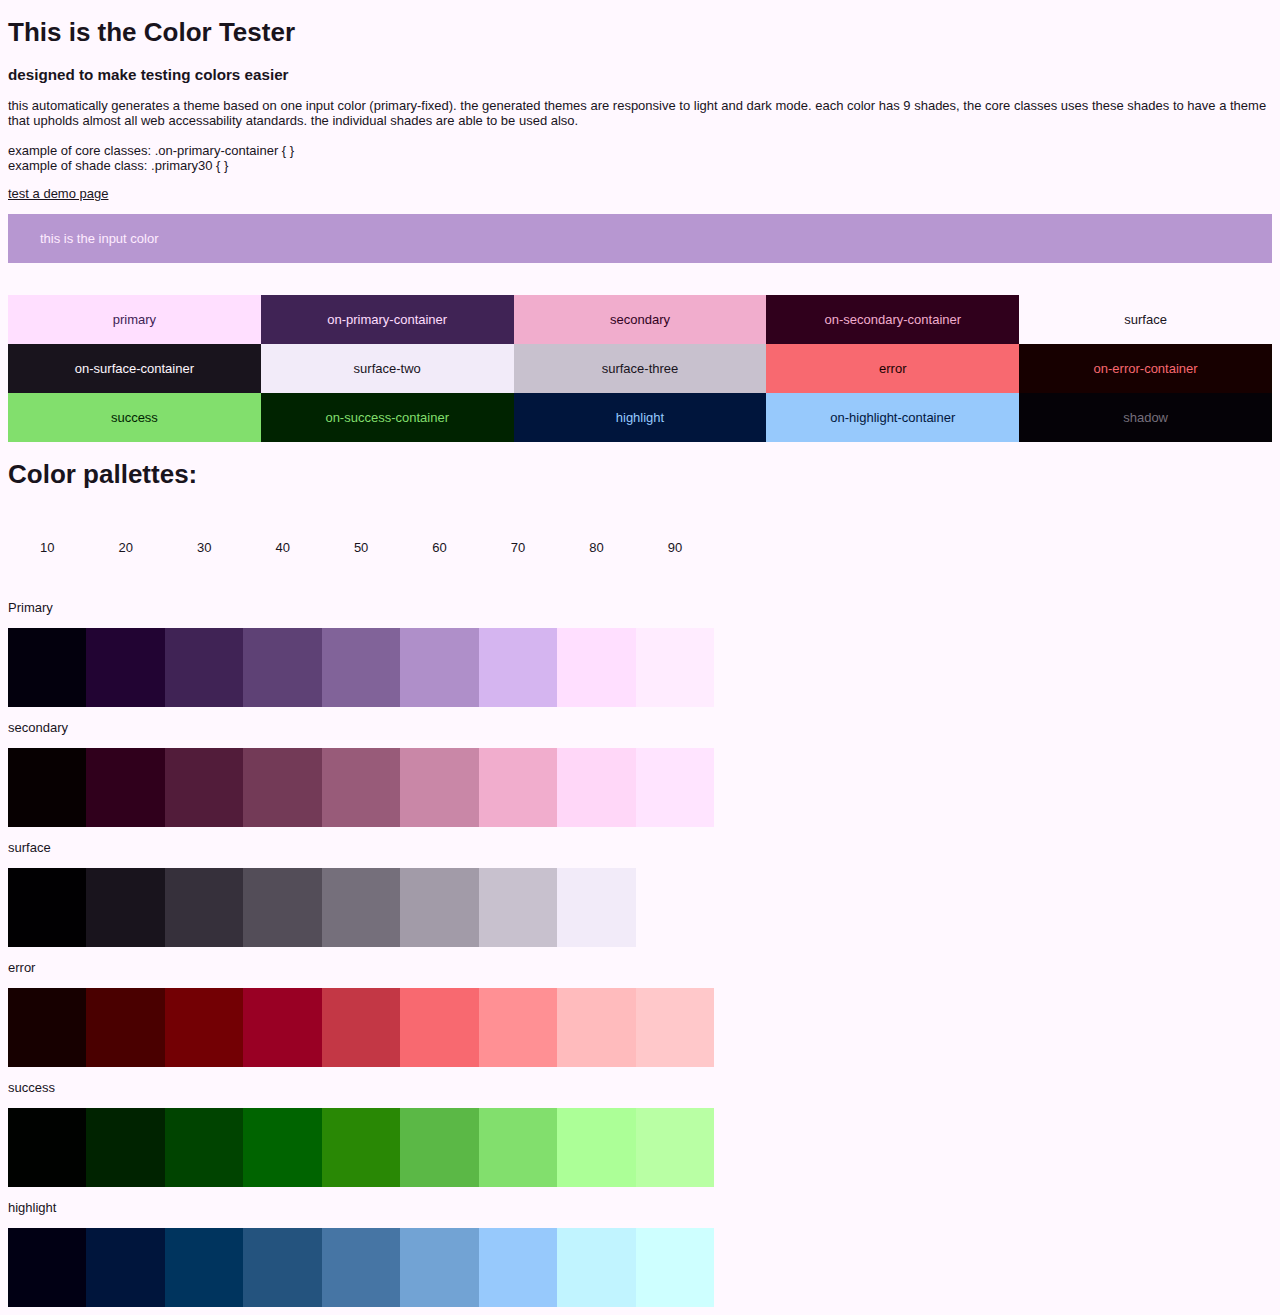
<file: index.html>
<!DOCTYPE html>
<html lang="en">
<head>
    <meta charset="UTF-8">
    <meta name="viewport" content="width=device-width, initial-scale=1.0">
    <title>Color tester</title>
    <link rel="stylesheet" href="theme.css">
</head>
<body class="surface" style="font-family: sans-serif; font-size: small;">
    <h1 class="on-surface">This is the Color Tester</h1>
    <h3 class="on-surface">designed to make testing colors easier</h3>
    <p class="on-surface">this automatically generates a theme based on one input color (primary-fixed). the generated themes are responsive to light and dark mode. each color has 9 shades, the core classes uses these shades to have a theme that upholds almost all web accessability atandards. the individual shades are able to be used also. <br><br> example of core classes: .on-primary-container { } <br> example of shade class: .primary30 { } </p>
    <a href="demo.html" class="on-surface">
        <p>test a demo page</p>
    </a>

    <div class="samplecard primary-fixed" style="margin-bottom: 2rem"><p class="primary90">this is the input color</p></div>

    <div class="colorsample grid">
        <div class="textsamples" style="display: grid; text-align: center; grid-template-columns: repeat(5,1fr);"> 
            <div class=" samplecard primary">   <p class="on-primary">primary</p></div>
            <div class=" samplecard on-primary-container">   <p class="primary">on-primary-container</p></div>

            <div class=" samplecard secondary"> <p class="on-secondary">secondary</p></div>
            <div class=" samplecard on-secondary-container">   <p class="secondary">on-secondary-container</p></div>

            <div class=" samplecard surface">   <p class="on-surface">surface</p></div>
            <div class=" samplecard on-surface-container">   <p class="surface">on-surface-container</p></div>
            <div class=" samplecard surface-two"> <p class="on-surface">surface-two</p></div>
            <div class=" samplecard surface-three"> <p class="on-surface">surface-three</p></div>

            <div class=" samplecard error">     <p class="on-error">error</p></div>
            <div class=" samplecard on-error-container">   <p class="error">on-error-container</p></div>

            <div class=" samplecard success">   <p class="on-success">success</p></div>
            <div class=" samplecard on-success-container">   <p class="success">on-success-container</p></div>


            <div class=" samplecard highlight"> <p class="on-highlight">highlight</p></div>
            <div class=" samplecard on-highlight-container"> <p class="highlight">on-highlight-container</p></div>

            <div class=" samplecard shadow">    <p class="surface50">shadow</p></div>
        </div>

        <h1 class="on-surface">Color pallettes:</h1>
        <div>

            <div style=" display: flex;">
                <div class="samplecard2 on-surface">10</div>
                <div class="samplecard2 on-surface">20</div>
                <div class="samplecard2 on-surface">30</div>
                <div class="samplecard2 on-surface">40</div>
                <div class="samplecard2 on-surface">50</div>
                <div class="samplecard2 on-surface">60</div>
                <div class="samplecard2 on-surface">70</div>
                <div class="samplecard2 on-surface">80</div>
                <div class="samplecard2 on-surface">90</div>
            </div>
            <p class="on-surface">Primary</p>
            <div style=" display: flex;">
                <div class="samplecard2 primary10">10</div>
                <div class="samplecard2 primary20">20</div>
                <div class="samplecard2 primary30">30</div>
                <div class="samplecard2 primary40">40</div>
                <div class="samplecard2 primary50">50</div>
                <div class="samplecard2 primary60">60</div>
                <div class="samplecard2 primary70">70</div>
                <div class="samplecard2 primary80">80</div>
                <div class="samplecard2 primary90">90</div>
            </div>
            <p class="on-surface">secondary</p>
            <div style=" display: flex;">
                <div class="samplecard2 secondary10">10</div>
                <div class="samplecard2 secondary20">20</div>
                <div class="samplecard2 secondary30">30</div>
                <div class="samplecard2 secondary40">40</div>
                <div class="samplecard2 secondary50">50</div>
                <div class="samplecard2 secondary60">60</div>
                <div class="samplecard2 secondary70">70</div>
                <div class="samplecard2 secondary80">80</div>
                <div class="samplecard2 secondary90">90</div>
            </div>
            <p class="on-surface">surface</p>
            <div style=" display: flex;">
                <div class="samplecard2 surface10">10</div>
                <div class="samplecard2 surface20">20</div>
                <div class="samplecard2 surface30">30</div>
                <div class="samplecard2 surface40">40</div>
                <div class="samplecard2 surface50">50</div>
                <div class="samplecard2 surface60">60</div>
                <div class="samplecard2 surface70">70</div>
                <div class="samplecard2 surface80">80</div>
                <div class="samplecard2 surface90">90</div>
            </div>
            <p class="on-surface">error</p>
            <div style=" display: flex;">
                <div class="samplecard2 error10">10</div>
                <div class="samplecard2 error20">20</div>
                <div class="samplecard2 error30">30</div>
                <div class="samplecard2 error40">40</div>
                <div class="samplecard2 error50">50</div>
                <div class="samplecard2 error60">60</div>
                <div class="samplecard2 error70">70</div>
                <div class="samplecard2 error80">80</div>
                <div class="samplecard2 error90">90</div>
            </div>
            <p class="on-surface">success</p>
            <div style=" display: flex;">
                <div class="samplecard2 success10">10</div>
                <div class="samplecard2 success20">20</div>
                <div class="samplecard2 success30">30</div>
                <div class="samplecard2 success40">40</div>
                <div class="samplecard2 success50">50</div>
                <div class="samplecard2 success60">60</div>
                <div class="samplecard2 success70">70</div>
                <div class="samplecard2 success80">80</div>
                <div class="samplecard2 success90">90</div>
            </div>
            <p class="on-surface">highlight</p>
            <div style=" display: flex;">
                <div class="samplecard2 highlight10">10</div>
                <div class="samplecard2 highlight20">20</div>
                <div class="samplecard2 highlight30">30</div>
                <div class="samplecard2 highlight40">40</div>
                <div class="samplecard2 highlight50">50</div>
                <div class="samplecard2 highlight60">60</div>
                <div class="samplecard2 highlight70">70</div>
                <div class="samplecard2 highlight80">80</div>
                <div class="samplecard2 highlight90">90</div>
            </div>

        </div>
    </div>

    <style>
        .samplecard {
            padding-block: 0.25rem;
            padding-inline: 2rem;
        }
        .samplecard2{
            padding: 2rem;
        }
    </style>
</body>
</html>
</file>
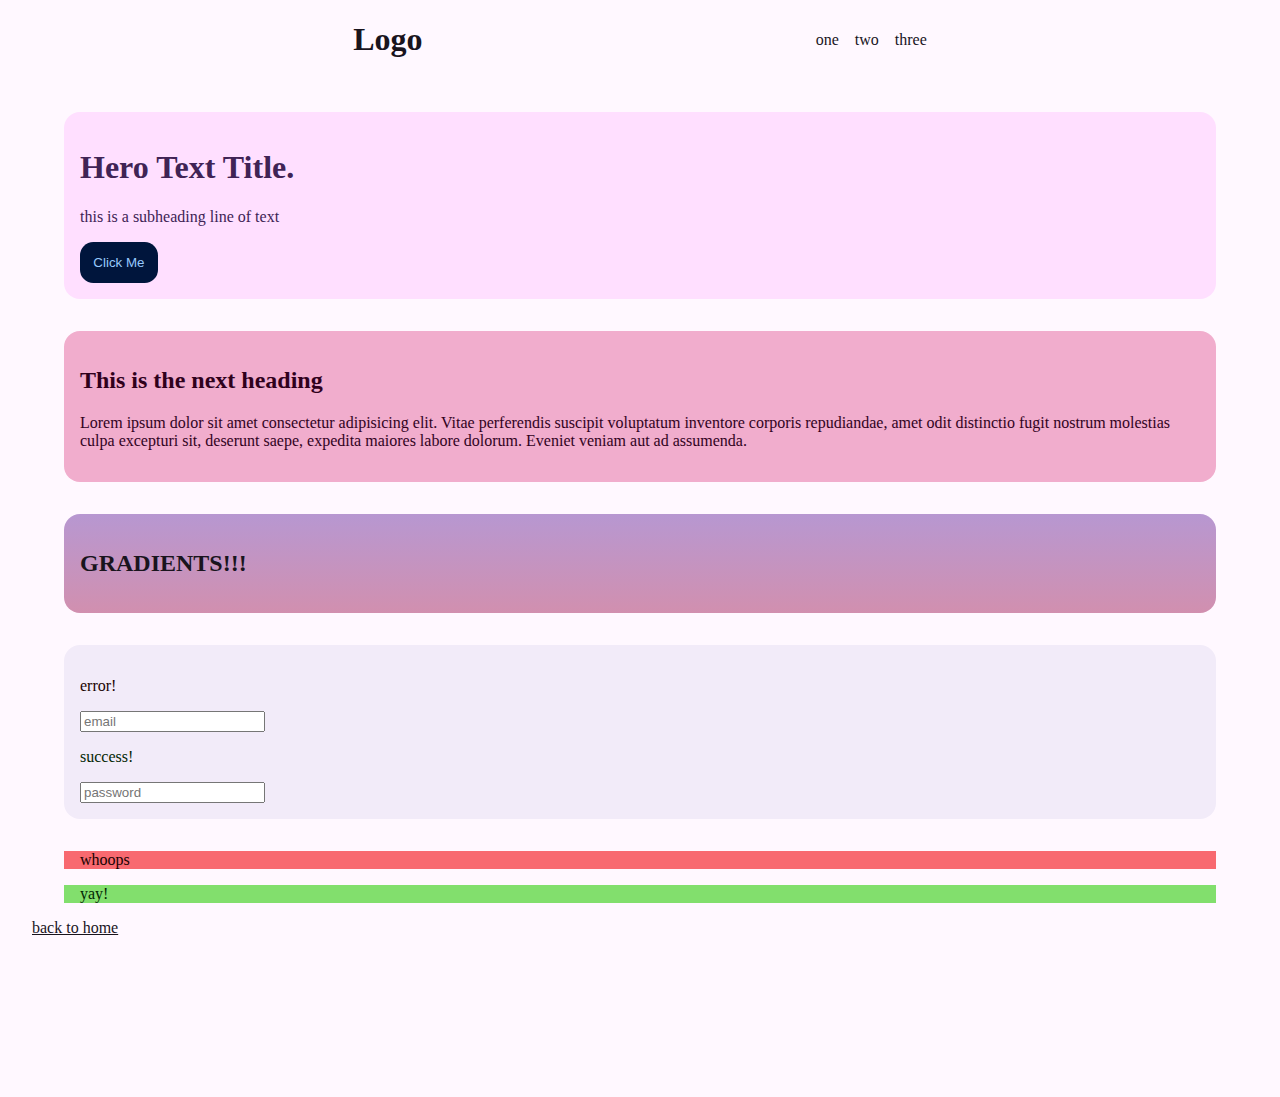
<file: demo.html>
<!DOCTYPE html>
<html lang="en">
<head>
    <meta charset="UTF-8">
    <meta name="viewport" content="width=device-width, initial-scale=1.0">
    <title>Demo Page</title>

    <link rel="stylesheet" href="theme.css">
</head>
<body class="surface" style="margin: 0; padding: 0;">
    
    <nav class="surface" style="display: flex; justify-content: space-evenly;">
        <h1 class="on-surface">Logo</h1>
        <ul class="on-surface" style="display: flex; list-style-type: none; gap: 1rem; align-items: center;">
            <li>one</li>
            <li>two</li>
            <li>three</li>
        </ul>
    </nav>

    <main style="padding-inline: 5vw;">

        <div class="primary" style="padding: 1em; border-radius: 1em; margin-block: 2em;">
            <h1 class="on-primary">Hero Text Title.</h1>
            <p class="on-primary">this is a subheading line of text</p>
            <button class="highlight on-highlight" style="padding: 1em; border-radius: 1em; border-style: none;">Click Me</button>
        </div>    

        <div class="secondary" style="padding: 1em; border-radius: 1em; margin-block: 2em;">
            <h2 class="on-secondary">This is the next heading</h2>
            <p class="on-secondary">Lorem ipsum dolor sit amet consectetur adipisicing elit. Vitae perferendis suscipit voluptatum inventore corporis repudiandae, amet odit distinctio fugit nostrum molestias culpa excepturi sit, deserunt saepe, expedita maiores labore dolorum. Eveniet veniam aut ad assumenda.</p>
        </div>    

        <div style="padding: 1em; border-radius: 1em; background-image: linear-gradient(var(--primary), var(--secondary));">
            <h2 class="surface20">GRADIENTS!!!</h2>
        </div>

        <div class="surface-two" style="padding: 1em; border-radius: 1em; margin-block: 2em;">

            <p class="on-error">error!</p>
            <input type="email" name="input" id="input" placeholder="email">

            <p class="on-success">success!</p>
            <input type="password" name="input" id="input2" placeholder="password">
        </div>

        <div class="error" style="padding-inline: 1em;"><p class="on-error">whoops</p></div>
        <div class="success" style="padding-inline: 1em;"><p class="on-success">yay!</p></div>
    </main>

    <a href="index.html" class="on-surface" style="padding-inline: 2em;">back to home</a>

    <div style="padding-block: 5em;"></div>
</body>
</html>
</file>
<file: theme.css>
/* sets text to not inherit background on their container*/
h1, h2, h3, h4, h5, h6, p {
    background-color: transparent !important;
}

/* color vartiables */
:root {

    /* #########################
    primary set & define base colors
    ##########################*/
    
    /*set primary to any color to create the theme*/
    --primary:                  #b797d1 ;       
    --secondary:                oklch(from var(--primary) l c calc(h + 40) );
    --surface:                  oklch(from var(--primary) l 0.02 h );
    --error:                    oklch(from var(--primary) l 0.175 20 );
    --success:                  oklch(from var(--primary) l 0.175 140 );
    --highlight:                oklch(from var(--primary) l c calc(h - 60) );
    --shadow:                   oklch(from var(--surface) 0.1 c h );

    /* #########################
    tags for shades of colors
    ##########################*/
    --primary10:                oklch(from var(--primary) 0.05 c h );
    --primary20:                oklch(from var(--primary) 0.20 c h );
    --primary30:                oklch(from var(--primary) 0.32 c h );
    --primary40:                oklch(from var(--primary) 0.43 c h );
    --primary50:                oklch(from var(--primary) 0.55 c h );
    --primary60:                oklch(from var(--primary) 0.70 c h );
    --primary70:                oklch(from var(--primary) 0.82 c h );
    --primary80:                oklch(from var(--primary) 0.95 c h );
    --primary90:                oklch(from var(--primary) 0.99 c h );

    --secondary10:              oklch(from var(--secondary) 0.05 c h);
    --secondary20:              oklch(from var(--secondary) 0.20 c h);
    --secondary30:              oklch(from var(--secondary) 0.32 c h);
    --secondary40:              oklch(from var(--secondary) 0.43 c h);
    --secondary50:              oklch(from var(--secondary) 0.55 c h);
    --secondary60:              oklch(from var(--secondary) 0.70 c h);
    --secondary70:              oklch(from var(--secondary) 0.82 c h);
    --secondary80:              oklch(from var(--secondary) 0.95 c h);
    --secondary90:              oklch(from var(--secondary) 0.99 c h);

    --surface10:                oklch(from var(--surface) 0.05 c h);
    --surface20:                oklch(from var(--surface) 0.20 c h);
    --surface30:                oklch(from var(--surface) 0.32 c h);
    --surface40:                oklch(from var(--surface) 0.43 c h);
    --surface50:                oklch(from var(--surface) 0.55 c h);
    --surface60:                oklch(from var(--surface) 0.70 c h);
    --surface70:                oklch(from var(--surface) 0.82 c h);
    --surface80:                oklch(from var(--surface) 0.95 c h);
    --surface90:                oklch(from var(--surface) 0.99 c h);

    --error10:                  oklch(from var(--error) 0.05 c h);
    --error20:                  oklch(from var(--error) 0.20 c h);
    --error30:                  oklch(from var(--error) 0.32 c h);
    --error40:                  oklch(from var(--error) 0.43 c h);
    --error50:                  oklch(from var(--error) 0.55 c h);
    --error60:                  oklch(from var(--error) 0.70 c h);
    --error70:                  oklch(from var(--error) 0.82 c h);
    --error80:                  oklch(from var(--error) 0.95 c h);
    --error90:                  oklch(from var(--error) 0.99 c h);

    --success10:                oklch(from var(--success) 0.05 c h);
    --success20:                oklch(from var(--success) 0.20 c h);
    --success30:                oklch(from var(--success) 0.32 c h);
    --success40:                oklch(from var(--success) 0.43 c h);
    --success50:                oklch(from var(--success) 0.55 c h);
    --success60:                oklch(from var(--success) 0.70 c h);
    --success70:                oklch(from var(--success) 0.82 c h);
    --success80:                oklch(from var(--success) 0.95 c h);
    --success90:                oklch(from var(--success) 0.99 c h);

    --highlight10:              oklch(from var(--highlight) 0.05 c h);
    --highlight20:              oklch(from var(--highlight) 0.20 c h);
    --highlight30:              oklch(from var(--highlight) 0.32 c h);
    --highlight40:              oklch(from var(--highlight) 0.43 c h);
    --highlight50:              oklch(from var(--highlight) 0.55 c h);
    --highlight60:              oklch(from var(--highlight) 0.70 c h);
    --highlight70:              oklch(from var(--highlight) 0.82 c h);
    --highlight80:              oklch(from var(--highlight) 0.95 c h);
    --highlight90:              oklch(from var(--highlight) 0.99 c h);

}
    
    /* ############################
    set classes for auto gen theme
    #############################*/

.primary-fixed {                color: var(--primary); background-color: var(--primary);}
.primary {                      color: var(--primary80); background-color: var(--primary80);}
.on-primary {                   color: var(--primary30);}
.on-primary-container {         background-color: var(--primary30);}

.secondary {                    color: var(--secondary70) ; background-color: var(--secondary70) ;}
.on-secondary {                 color: var(--secondary20);}
.on-secondary-container {       background-color: var(--secondary20);}

.surface {                      color: var(--surface90); background-color: var(--surface90);}
.on-surface {                   color: var(--surface20);}
.on-surface-container {         background-color: var(--surface20);}
.surface-two {                  background-color: var(--surface80);}
.surface-three {                background-color: var(--surface70);}

.error {                        color: var(--error60); background-color: var(--error60);}
.on-error {                     color: var(--error10);}
.on-error-container {           background-color: var(--error10);}

.success {                      color: var(--success70); background-color: var(--success70);    }
.on-success {                   color: var(--success20);    }
.on-success-container {         background-color: var(--success20);    }

.highlight {                    color: var(--highlight20); background-color: var(--highlight20);    }
.on-highlight {                 color: var(--highlight70);    }
.on-highlight-container {       background-color: var(--highlight70);    }

.shadow{                        background-color: var(--shadow);}

@media (prefers-color-scheme: dark) {
    
    .primary {                  color: var(--primary30); background-color: var(--primary30);}
    .on-primary {               color: var(--primary80);}
    .on-primary-container {     background-color: var(--primary80);}


    .secondary {                color: var(--secondary20) ; background-color: var(--secondary20) ;}
    .on-secondary {             color: var(--secondary70);}
    .on-secondary-container {   background-color: var(--secondary70);}

    .surface {                  color: var(--surface10); background-color: var(--surface10);}
    .on-surface {               color: var(--surface80);}
    .on-surface-container {     background-color: var(--surface80);}
    .surface-two {              background-color: var(--surface20);}
    .surface-three {            background-color: var(--surface30);}

    .error {                    color: var(--error20); background-color: var(--error20);}
    .on-error {                 color: var(--error70);}
    .on-error-container {       background-color: var(--error70);}

    .success {                  color: var(--success20); background-color: var(--success20);    }
    .on-success {               color: var(--success70);    }
    .on-success-container {     background-color: var(--success70);    }

    .highlight {                color: var(--highlight70); background-color: var(--highlight70);    }
    .on-highlight {             color: var(--highlight20);    }
    .on-highlight-container {   background-color: var(--highlight20);    }
    
}

/* #########################
    classes for shades
##########################*/

.primary10 {    color: var(--primary10); background-color: var(--primary10); }
.primary20 {    color: var(--primary20); background-color: var(--primary20); }
.primary30 {    color: var(--primary30); background-color: var(--primary30); }
.primary40 {    color: var(--primary40); background-color: var(--primary40); }
.primary50 {    color: var(--primary50); background-color: var(--primary50); }
.primary60 {    color: var(--primary60); background-color: var(--primary60); }
.primary70 {    color: var(--primary70); background-color: var(--primary70); }
.primary80 {    color: var(--primary80); background-color: var(--primary80); }
.primary90 {    color: var(--primary90); background-color: var(--primary90); }

.secondary10 {  color: var(--secondary10); background-color: var(--secondary10); }
.secondary20 {  color: var(--secondary20); background-color: var(--secondary20); }
.secondary30 {  color: var(--secondary30); background-color: var(--secondary30); }
.secondary40 {  color: var(--secondary40); background-color: var(--secondary40); }
.secondary50 {  color: var(--secondary50); background-color: var(--secondary50); }
.secondary60 {  color: var(--secondary60); background-color: var(--secondary60); }
.secondary70 {  color: var(--secondary70); background-color: var(--secondary70); }
.secondary80 {  color: var(--secondary80); background-color: var(--secondary80); }
.secondary90 {  color: var(--secondary90); background-color: var(--secondary90); }

.surface10 {    color: var(--surface10); background-color: var(--surface10); }
.surface20 {    color: var(--surface20); background-color: var(--surface20); }
.surface30 {    color: var(--surface30); background-color: var(--surface30); }
.surface40 {    color: var(--surface40); background-color: var(--surface40); }
.surface50 {    color: var(--surface50); background-color: var(--surface50); }
.surface60 {    color: var(--surface60); background-color: var(--surface60); }
.surface70 {    color: var(--surface70); background-color: var(--surface70); }
.surface80 {    color: var(--surface80); background-color: var(--surface80); }
.surface90 {    color: var(--surface90); background-color: var(--surface90); }

.error10 {      color: var(--error10); background-color: var(--error10); }
.error20 {      color: var(--error20); background-color: var(--error20); }
.error30 {      color: var(--error30); background-color: var(--error30); }
.error40 {      color: var(--error40); background-color: var(--error40); }
.error50 {      color: var(--error50); background-color: var(--error50); }
.error60 {      color: var(--error60); background-color: var(--error60); }
.error70 {      color: var(--error70); background-color: var(--error70); }
.error80 {      color: var(--error80); background-color: var(--error80); }
.error90 {      color: var(--error90); background-color: var(--error90); }

.success10 {    color: var(--success10); background-color: var(--success10); }
.success20 {    color: var(--success20); background-color: var(--success20); }
.success30 {    color: var(--success30); background-color: var(--success30); }
.success40 {    color: var(--success40); background-color: var(--success40); }
.success50 {    color: var(--success50); background-color: var(--success50); }
.success60 {    color: var(--success60); background-color: var(--success60); }
.success70 {    color: var(--success70); background-color: var(--success70); }
.success80 {    color: var(--success80); background-color: var(--success80); }
.success90 {    color: var(--success90); background-color: var(--success90); }

.highlight10 {  color: var(--highlight10); background-color: var(--highlight10); }
.highlight20 {  color: var(--highlight20); background-color: var(--highlight20); }
.highlight30 {  color: var(--highlight30); background-color: var(--highlight30); }
.highlight40 {  color: var(--highlight40); background-color: var(--highlight40); }
.highlight50 {  color: var(--highlight50); background-color: var(--highlight50); }
.highlight60 {  color: var(--highlight60); background-color: var(--highlight60); }
.highlight70 {  color: var(--highlight70); background-color: var(--highlight70); }
.highlight80 {  color: var(--highlight80); background-color: var(--highlight80); }
.highlight90 {  color: var(--highlight90); background-color: var(--highlight90); }
</file>
